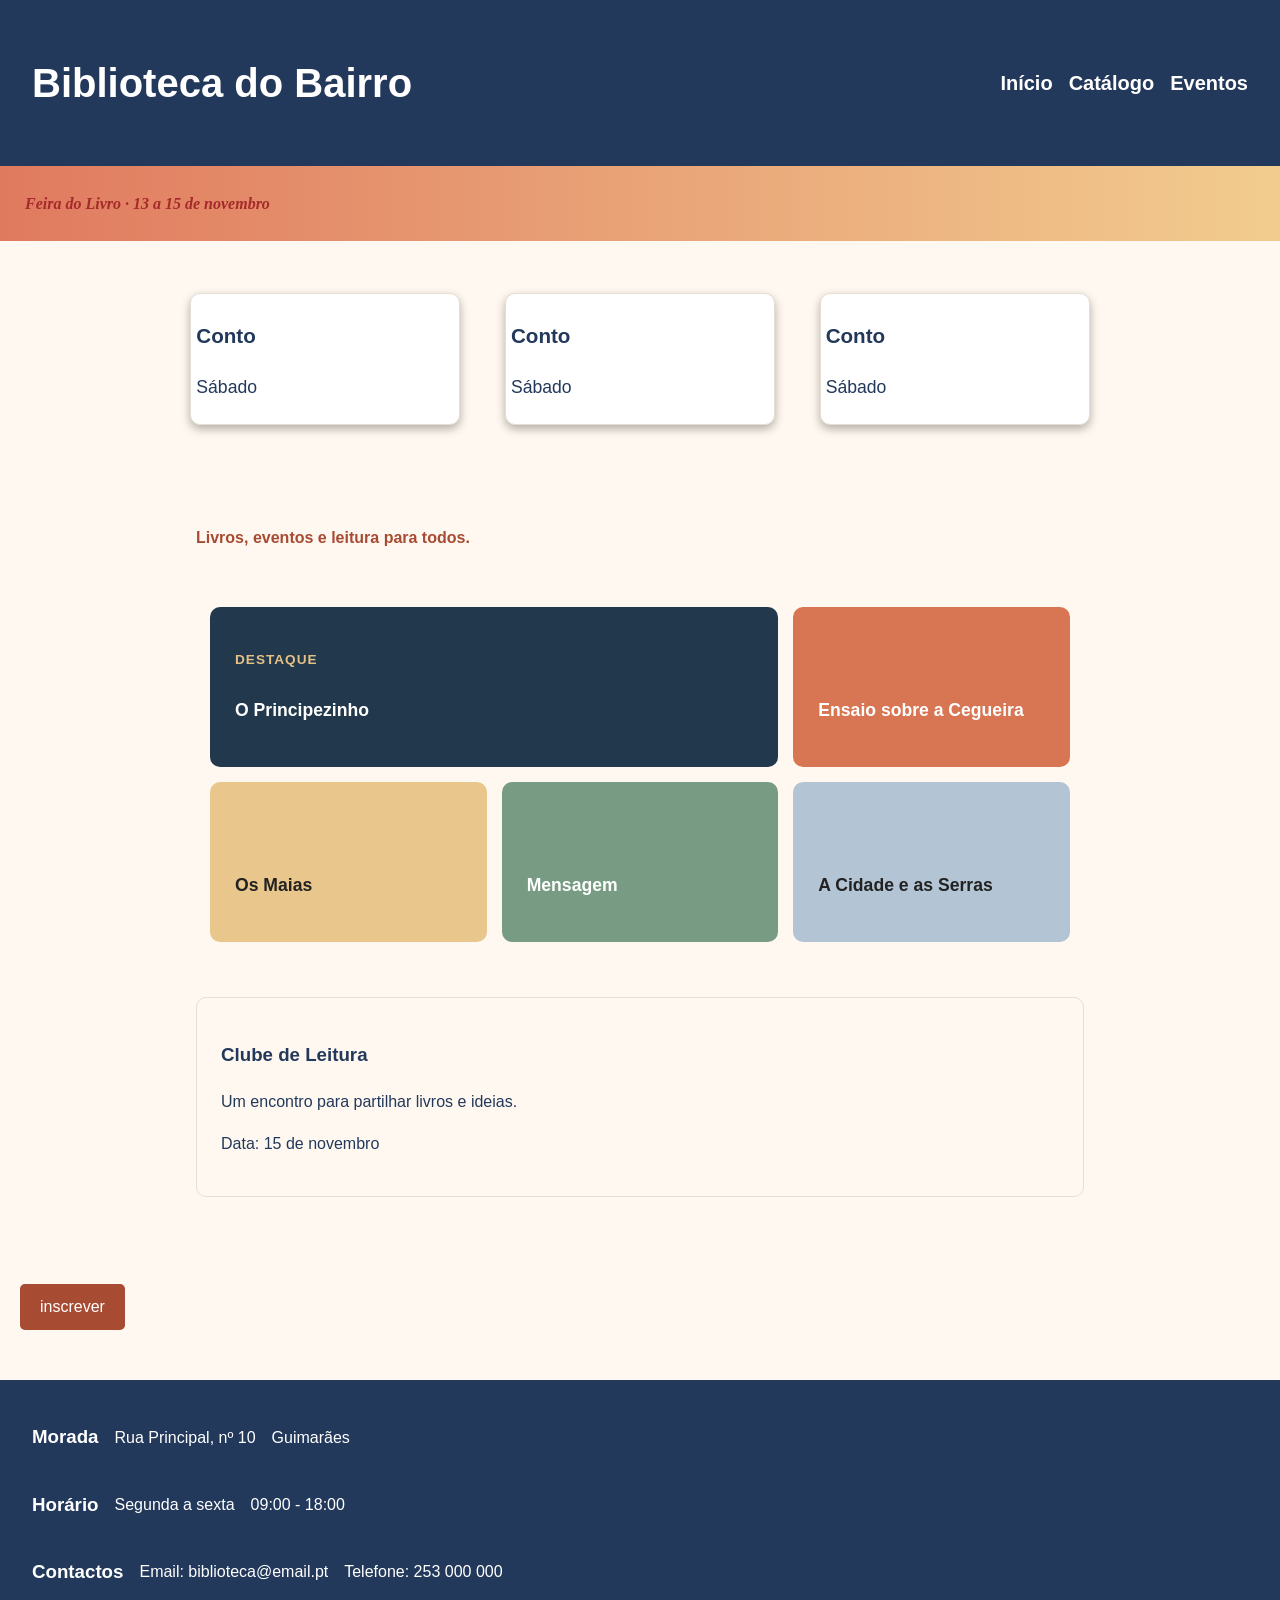
<file: index.html>
<!DOCTYPE html>
<html lang="en">
<head>
    <meta charset="UTF-8">
    <meta name="viewport"content="width=device-width, initial-scale=1">
    <link rel="stylesheet" href="EXs.css">
    <title>Document</title>
   <script src="src.js"></script> 
</head>
<body>

    <header class="topo">
        <h1>Biblioteca do Bairro</h1>

        <nav>
            <a href="#">Início</a>
            <a href="sobre.html">Catálogo</a>
            <a href="#">Eventos</a>
        </nav>
    </header>

        <div class="faixa">
        <h4>Feira do Livro · 13 a 15 de novembro</h4>

        </div>

        <main id="cartoes">

        <section class="cartao1">
            <h3>Conto</h3>
            <p>Sábado</p>
        </section>

        <section class="cartao1">
            <h3>Conto</h3>
            <p>Sábado</p>
        </section>
        
        <section class="cartao1">
            <h3>Conto</h3>
            <p>Sábado</p>
        </section>

        </main>

    <main id="inicio">

        <section>
            <p class="destaque">Livros, eventos e leitura para todos.</p>
        </section>

<section id="galeria">
    <article id="catalogo1">
        <h2>Destaque</h2>
        <h3>O Principezinho</h3>
    </article>

    <article id="catalogo2">
        <h3>Ensaio sobre a Cegueira</h3>
    </article>

    <article id="catalogo3">
        <h3>Os Maias</h3>
    </article>

    <article id="catalogo4">
        <h3>Mensagem</h3>
    </article>

    <article id="catalogo5">
        <h3>A Cidade e as Serras</h3>
    </article>
</section>

        <section id="eventos">
            <article class="cartao">
                <h3>Clube de Leitura</h3>
                <p>Um encontro para partilhar livros e ideias.</p>
                <p>Data: 15 de novembro</p>
            </article>
        </section>

    </main>


    <div class="button" href="#">inscrever</div>     

 <footer>
        <div class="coluna1">
            <h3>Morada</h3>
            <p>Rua Principal, nº 10</p>
            <p>Guimarães</p>
        </div>

        <div class="coluna2">
            <h3>Horário</h3>
            <p>Segunda a sexta</p>
            <p>09:00 - 18:00</p>
        </div>

        <div class="coluna3">
            <h3>Contactos</h3>
            <p>Email: biblioteca@email.pt</p>
            <p>Telefone: 253 000 000</p>
        </div>
    </footer>

</body>
</html>
</file>
<file: EXs.css>
@import url('https://fonts.googleapis.com/css2?family=Lora:wght@400;700&display=swap');

body {
    background-color: #FFF8F0;
    color: #23395B;
    font-family: Arial, sans-serif;
    font-size: 1rem;
    line-height: 1.6;
    margin: 0;
}

/* Cabeçalho */

header {
    background-color: #23395B;
    color: white;
    padding: 1.5rem 2rem;
}

h1 {
    color: white;
    font-size: 2.5rem;
}

/* Navegação */

nav {
    display: flex;
    gap: 1rem;
    align-items: center;
}

nav a {
    color: white;
    text-decoration: none;
    font-size: 1.25rem;
    font-weight: bold;
}

nav a:hover {
    padding: 0.5rem;
    background-color: #E07A5F;
    border-radius: 5px;
}

/* Conteúdo principal */

main {
    max-width: 960px;
    margin: 0 auto;
    padding: 2rem 1rem;
}

section {
    padding: 20px;
}

.destaque {
    color: #A84B33;
    font-weight: bold;
}


.etiqueta {
    text-transform: uppercase;
    letter-spacing: 2px;
    color: #E07A5F;
}

#galeria {
    display: grid;
    grid-template-columns: repeat(3, 1fr); /* Cria 3 colunas iguais */
    gap: 15px; /* Espaço entre os blocos */
    max-width: 900px;
    margin: 0 auto;
    font-family: sans-serif;
}

/* Estilo geral para todos os artigos */
#galeria article {
    padding: 25px;
    border-radius: 10px;
    display: flex;
    flex-direction: column;
    justify-content: flex-end;
    min-height: 160px;
    cursor:pointer;
}

#galeria article h3 {
    font-size: 1.1rem;
}

/* 1. O Principezinho (Ocupa 2 colunas) */
#catalogo1 {
    grid-column: span 2; 
    background-color: #22384c; /* Azul escuro */
    color: #ffffff;
    min-height: 200px;
}

#catalogo1 h2 {
    font-size: 0.85rem;
    text-transform: uppercase;
    letter-spacing: 1px;
    color: #e5c185; /* Tom dourado */
    margin-bottom: 8px;
}

#catalogo1:hover{
transform: scale(1.05);   
}

/* 2. Ensaio sobre a Cegueira */
#catalogo2 {
    background-color: #d87654; /* Laranja / Coral */
    color: #ffffff;
}

#catalogo2:hover{
transform: scale(1.05);   
}

/* 3. Os Maias */
#catalogo3 {
    background-color: #e8c68c; /* Amarelo / Areia */
    color: #222222;
}

#catalogo3:hover{
transform: scale(1.05);   
}

/* 4. Mensagem */
#catalogo4 {
    background-color: #789c83; /* Verde seco */
    color: #ffffff;
}

#catalogo4:hover{
transform: scale(1.05);   
}

/* 5. A Cidade e as Serras */
#catalogo5 {
    background-color: #b3c5d5; /* Azul claro acinzentado */
    color: #222222;
}

#catalogo5:hover{
transform: scale(1.05);   
}

/* Cartões */

.cartao {
    padding: 1.5rem; 
    border: 1px solid #E5DED3; 
    border-radius: 10px;
    margin: 15px 0;
}

/* Rodapé */

footer {
    margin-top: 30px;
    background-color: #23395B;
    color: white;
    text-align: center;
    border-radius: none;
    padding: 1.5rem 2rem;
}

* {
box-sizing: border-box;
}

.topo {
    background-color: #23395B;
    color: white;
    display: flex;
    justify-content: space-between;
    align-items: center;
    flex-wrap: wrap;
    border-radius: none;
    margin: none;
    padding: 1.5rem 2rem;
}


.faixa {
    background: linear-gradient(90deg, #E07A5F, #F2CC8F);
    padding: 5px;
    margin:none;
    border-radius: none;
    color: white;
}

.faixa h4{
    color: brown;
    font-family: 'Times New Roman', Times, serif;
    font-style: italic;
    font-weight: bold;
    font-size: 1rem;
    margin:20px;
}



.button {
    display: inline-block;
    margin: 20px;
    padding: 10px 20px;
    background: #A84B33;
    color: white;
    text-decoration: none;
    border-radius: 5px;
    cursor: pointer;

}



.button:hover {
    background: #873A28;
}

.Button:focus-visible{
outline: 3px solid #23395B;
outline-offset: 3px;
}

.button:active{
    transform: translateY(2px);
}

div.gallery {
  display: flex;
  flex-wrap: wrap;
  justify-content: flex-start;
  transform: translate(33%,150%);
}

div.gallery-item {
  margin: 5px;
  border: none;
  width: 180px;
}

div.gallery-item:hover {
  border: 1px solid #777;
}

div.gallery-item img {
  width: 100%;
  height: auto;
  border-radius: 100px;
}

div.gallery-item div.desc {
  padding: 15px;
  text-align: center;
}

#cartoes {
  display: flex;
  gap: 1rem;
  flex-wrap: wrap;
  flex-direction: row;
  justify-content: space-around;
  font-size: 1.1rem;
}

.cartao1 {
  background-color: white;
  padding: 5px;
  border-radius: 10px;
  width: 270px;
  text-align: left;
  margin-top: 20px;
  box-shadow: 0 4px 10px rgba(0, 0, 0, 0.3);
  border: 1px solid #E5DED3;
  cursor: pointer;
  transition: transform 0.2s ease;
  box-shadow: 0.2s ease;
  font-display: auto;
  flex-direction: row;
  justify-content: flex-end;
}

.cartao1:hover {
    transform: scale(1.05);
    transform: translateY(-6px);
    box-shadow: 0 12px 24px rgb(0 0 0 / 0.15);
    background-color: pink;
}

.coluna1, .coluna2, .coluna3 {
  display: flex;
  flex-direction: row;
  gap: 1rem;
  align-items: center;
  justify-content: flex-start;
}
</file>
